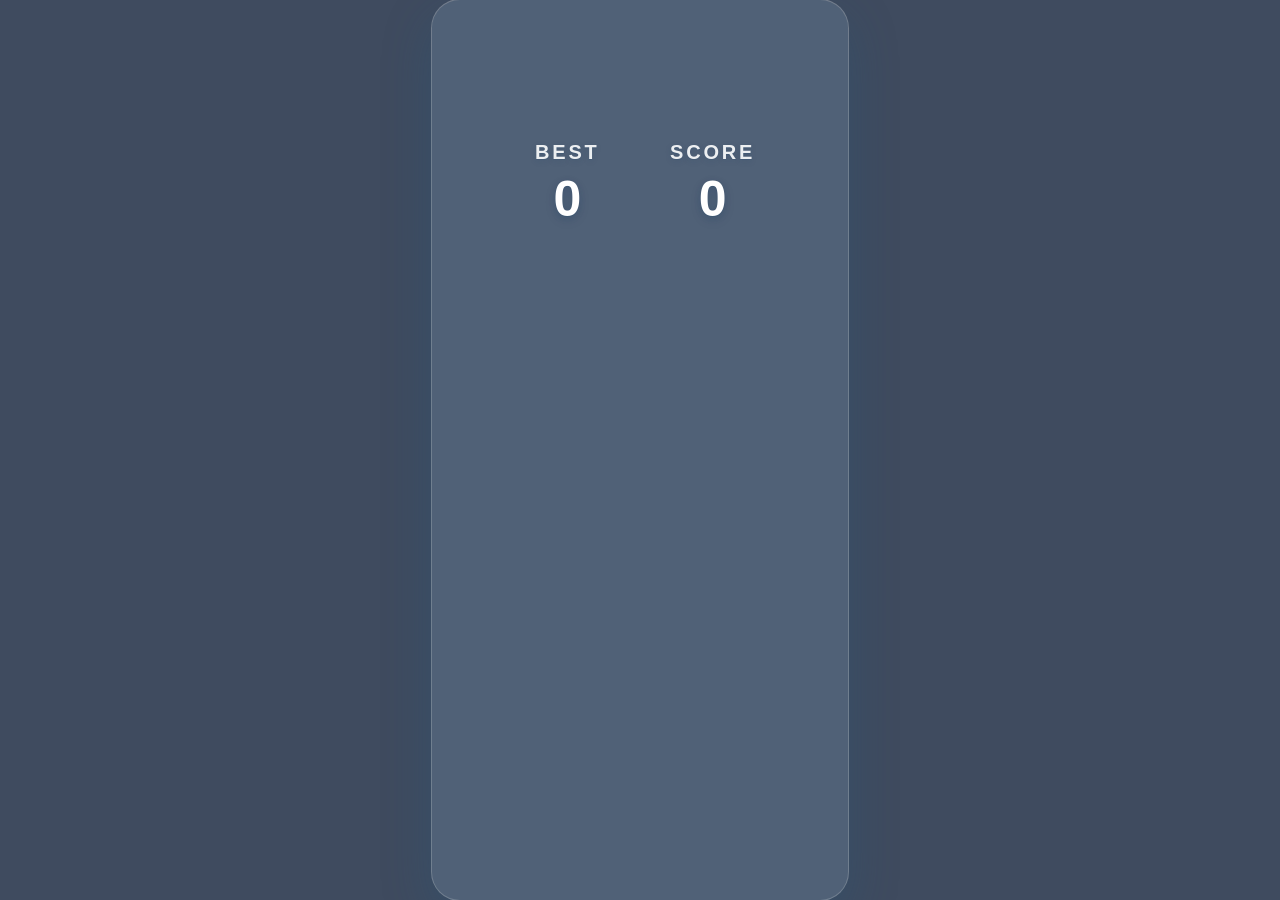
<file: index.html>
<!DOCTYPE html>
<html lang="zh-CN">
  <head>
    <meta charset="UTF-8" />
    <meta
      name="viewport"
      content="width=device-width, initial-scale=1, minimum-scale=1, maximum-scale=1, user-scalable=no, viewport-fit=cover"
    />
    <meta name="mobile-web-app-capable" content="yes" />
    <meta name="apple-mobile-web-app-capable" content="yes" />
    <meta name="apple-mobile-web-app-status-bar-style" content="black-translucent" />
    <meta name="format-detection" content="telephone=no" />
    <title>Puzzle Clear</title>
    <link rel="stylesheet" href="/src/style.css" />
  </head>
  <body>
    <div id="letterbox">
      <div id="phone-frame">
        <div id="stage" aria-hidden="true"></div>
        <div id="hud">
          <header class="game-header">
            <!-- 顶栏在 safe-top 之下，避开 Dynamic Island -->
            <div class="top-bar">
              <div class="hud-stat hud-best" aria-label="best score">
                <span class="hud-label">BEST</span>
                <span class="hud-value" data-best-score>0</span>
              </div>
              <div class="hud-stat hud-score" aria-label="current score">
                <span class="hud-label">SCORE</span>
                <span class="hud-value main-score" data-game-score>0</span>
              </div>
            </div>
            <p id="status" class="status status-debug" hidden></p>
            <p class="phase" data-game-phase hidden>M2</p>
          </header>
        </div>

        <div class="level-editor" data-level-editor hidden>
          <div class="level-editor-title">Editor</div>
          <div class="level-editor-actions">
            <button type="button" data-editor-copy>Copy Mask</button>
            <button type="button" data-editor-clear>Clear</button>
            <button type="button" data-editor-fill>Fill</button>
          </div>
          <textarea data-editor-mask spellcheck="false" readonly></textarea>
        </div>

        <!-- 死亡开场闪红（盖住盘面，不挡结算） -->
        <div class="death-flash" data-death-flash aria-hidden="true"></div>

        <!-- 全屏结算：盖住 stage + hud -->
        <div class="game-over" data-game-over hidden aria-hidden="true">
          <div class="game-over-inner">
            <div class="game-over-copy">
              <p class="game-over-title">Puzzle Clear</p>
              <p class="game-over-score-label">Level</p>
              <p class="game-over-score">
                <span data-final-score>0</span>
              </p>
            </div>
            <button type="button" class="restart-btn" data-restart>Restart</button>
          </div>
        </div>
      </div>
    </div>
    <script type="module" src="/src/main.js"></script>
  </body>
</html>
</file>
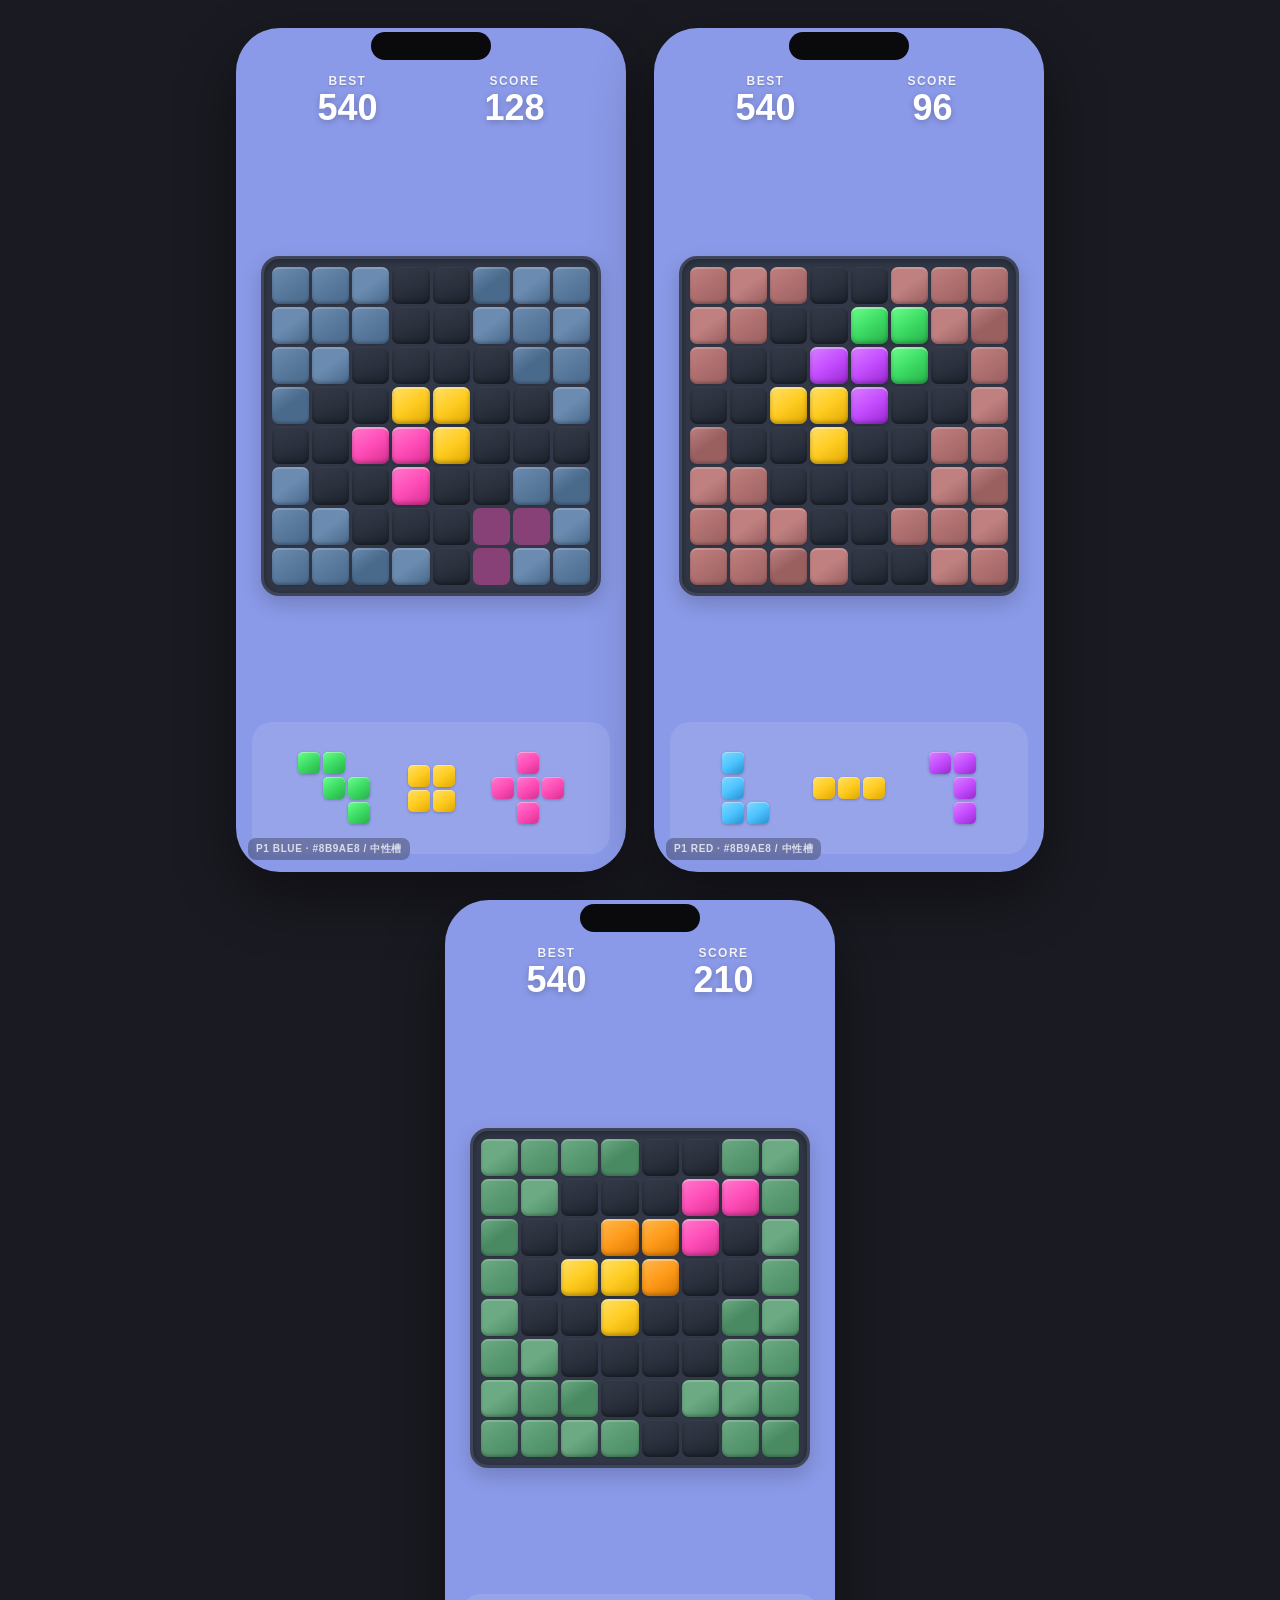
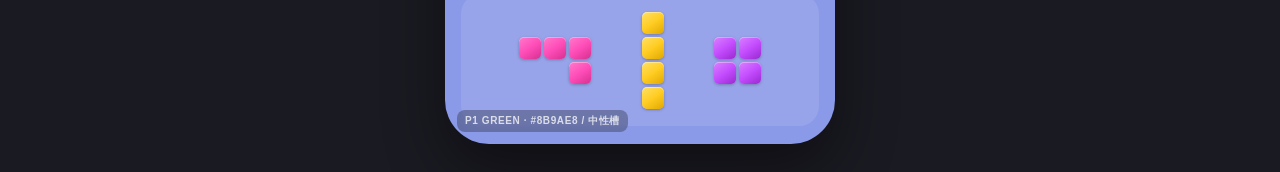
<file: docs/color-research/mocks/p1-still.html>
<!DOCTYPE html>
<html lang="zh-CN">
<head>
<meta charset="utf-8" />
<meta name="viewport" content="width=device-width, initial-scale=1" />
<title>P1 Still · Color Research</title>
<style>
  * { box-sizing: border-box; margin: 0; padding: 0; }
  body {
    background: #1a1a22;
    font-family: -apple-system, BlinkMacSystemFont, "SF Pro Display", "Segoe UI", sans-serif;
    display: flex;
    flex-wrap: wrap;
    gap: 28px;
    padding: 28px;
    align-items: flex-start;
    justify-content: center;
  }
  .phone {
    width: 390px;
    height: 844px;
    border-radius: 44px;
    overflow: hidden;
    position: relative;
    box-shadow: 0 24px 60px rgba(0,0,0,.45);
    flex-shrink: 0;
  }
  .phone.shot-target { /* single export class via ?v= */ }
  .shell {
    width: 100%;
    height: 100%;
    background: var(--shell);
    display: flex;
    flex-direction: column;
    padding: 0 16px 18px;
  }
  .island {
    height: 36px;
    display: flex;
    justify-content: center;
    align-items: flex-end;
    padding-bottom: 4px;
  }
  .island-pill {
    width: 120px;
    height: 28px;
    background: #0a0a0c;
    border-radius: 20px;
  }
  .hud {
    display: grid;
    grid-template-columns: 1fr 1fr;
    gap: 12px;
    padding: 10px 18px 6px;
    text-align: center;
    color: #fff;
  }
  .hud .label {
    font-size: 12px;
    letter-spacing: .12em;
    opacity: .88;
    font-weight: 600;
    text-shadow: 0 1px 2px rgba(0,0,0,.25);
  }
  .hud .val {
    font-size: 36px;
    font-weight: 700;
    line-height: 1.1;
    text-shadow: 0 2px 6px rgba(0,0,0,.22);
  }
  .board-wrap {
    flex: 1;
    display: flex;
    align-items: center;
    justify-content: center;
    min-height: 0;
    padding: 8px 4px 4px;
  }
  .board {
    width: 100%;
    max-width: 340px;
    aspect-ratio: 1;
    background: var(--board-fill);
    border: 3px solid var(--board-frame);
    border-radius: 18px;
    padding: 8px;
    display: grid;
    grid-template-columns: repeat(8, 1fr);
    grid-template-rows: repeat(8, 1fr);
    gap: 3px;
    box-shadow:
      inset 0 2px 8px rgba(0,0,0,.35),
      0 8px 20px rgba(0,0,0,.18);
  }
  .cell {
    border-radius: 7px;
    position: relative;
    min-width: 0;
    min-height: 0;
  }
  .cell.empty {
    background: linear-gradient(160deg, var(--empty-inner) 0%, var(--empty) 55%, var(--empty-stroke) 100%);
    box-shadow:
      inset 0 1px 0 rgba(255,255,255,.04),
      inset 0 -2px 4px rgba(0,0,0,.35);
  }
  .cell.prefill {
    background: linear-gradient(145deg, var(--pf-hi) 0%, var(--pf) 48%, var(--pf-lo) 100%);
    box-shadow:
      inset 0 2px 0 rgba(255,255,255,.18),
      inset 0 -2px 3px rgba(0,0,0,.22),
      0 1px 2px rgba(0,0,0,.15);
  }
  .cell.piece {
    background: linear-gradient(145deg, var(--p-hi) 0%, var(--p) 50%, var(--p-lo) 100%);
    box-shadow:
      inset 0 2px 0 rgba(255,255,255,.35),
      inset 0 -2px 4px rgba(0,0,0,.28),
      0 2px 4px rgba(0,0,0,.2);
  }
  .cell.ghost {
    background: var(--ghost);
    opacity: 0.42;
    box-shadow: none;
  }
  .dock {
    margin-top: 8px;
    height: 132px;
    border-radius: 20px;
    background: rgba(255,255,255,0.10);
    display: flex;
    align-items: center;
    justify-content: space-evenly;
    padding: 10px 8px;
  }
  .tray-piece {
    display: grid;
    gap: 3px;
    transform-origin: center;
  }
  .tray-piece .b {
    width: 22px;
    height: 22px;
    border-radius: 5px;
    background: linear-gradient(145deg, var(--p-hi) 0%, var(--p) 50%, var(--p-lo) 100%);
    box-shadow:
      inset 0 1px 0 rgba(255,255,255,.35),
      0 1px 3px rgba(0,0,0,.25);
  }
  .tag {
    position: absolute;
    left: 12px;
    bottom: 12px;
    font-size: 10px;
    font-weight: 700;
    letter-spacing: .06em;
    color: rgba(255,255,255,.75);
    background: rgba(0,0,0,.28);
    padding: 4px 8px;
    border-radius: 8px;
    backdrop-filter: blur(4px);
  }
  .caption {
    position: absolute;
    left: 0; right: 0; bottom: -36px;
    text-align: center;
    color: #c8c8d4;
    font-size: 13px;
    font-weight: 600;
  }
  body.export-one { background: transparent; padding: 0; gap: 0; }
  body.export-one .phone:not(.active) { display: none; }
  body.export-one .phone.active { box-shadow: none; border-radius: 0; }
  body.export-one .caption { display: none; }
</style>
</head>
<body>
<script>
/** P1 palette from STAGE3-P1-HEX-DRAFT.md */
const P1 = {
  shell: '#8B9AE8',
  boardFrame: '#3E4558',
  boardFill: '#323848',
  empty: '#2A303C',
  emptyStroke: '#1C222C',
  emptyInner: '#343A48',
  ghost: 'rgba(255,255,255,0.42)',
  pieces: {
    yellow: { p: '#FFCC22', hi: '#FFE066', lo: '#E0A800' },
    pink:   { p: '#FF4DB8', hi: '#FF7ACC', lo: '#D63090' },
    green:  { p: '#3DDC64', hi: '#6BFF8A', lo: '#28B04A' },
    orange: { p: '#FF9A1A', hi: '#FFB84D', lo: '#D87800' },
    purple: { p: '#C44DFF', hi: '#D980FF', lo: '#9A28D0' },
    red:    { p: '#FF3B4A', hi: '#FF6B76', lo: '#D02030' },
    cyan:   { p: '#4DC4FF', hi: '#80D8FF', lo: '#2890D0' },
    blue:   { p: '#4D7AFF', hi: '#7A9CFF', lo: '#2850D0' },
  },
  prefill: {
    blue:  { mid: '#5A7A9E', hi: '#6B8BB0', lo: '#4A6A8C' },
    red:   { mid: '#B07070', hi: '#C08080', lo: '#9A6060' },
    green: { mid: '#5A9A72', hi: '#6BAA82', lo: '#4A8A62' },
  },
};

// Board layouts: 0 empty, 1–3 prefill shades, 'Y'|'P'|'G'|'O'|'U'|'R' placed pieces, 'g' ghost
// Blue prefill half-board + placed candy (ban blue/cyan) + ghost preview
const LAYOUTS = {
  blue: {
    label: 'P1 · 蓝预填',
    tag: 'P1 BLUE',
    score: 128,
    best: 540,
    // 8 rows of 8
    board: [
      ['1','1','2','0','0','3','2','1'],
      ['2','1','1','0','0','2','1','2'],
      ['1','2','0','0','0','0','3','1'],
      ['3','0','0','Y','Y','0','0','2'],
      ['0','0','P','P','Y','0','0','0'],
      ['2','0','0','P','0','0','1','3'],
      ['1','2','0','0','0','g','g','2'],
      ['1','1','3','2','0','g','2','1'],
    ],
    tray: [
      { shape: [[1,1,0],[0,1,1],[0,0,1]], color: 'green' },
      { shape: [[1,1],[1,1]], color: 'yellow' },
      { shape: [[0,1,0],[1,1,1],[0,1,0]], color: 'pink' },
    ],
  },
  red: {
    label: 'P1 · 红预填',
    tag: 'P1 RED',
    score: 96,
    best: 540,
    board: [
      ['1','2','1','0','0','2','1','1'],
      ['2','1','0','0','G','G','2','3'],
      ['1','0','0','U','U','G','0','1'],
      ['0','0','Y','Y','U','0','0','2'],
      ['3','0','0','Y','0','0','1','1'],
      ['2','1','0','0','0','0','2','3'],
      ['1','2','2','0','0','1','1','2'],
      ['1','1','3','2','0','0','2','1'],
    ],
    tray: [
      { shape: [[1,0],[1,0],[1,1]], color: 'cyan' },
      { shape: [[1,1,1]], color: 'yellow' },
      { shape: [[1,1],[0,1],[0,1]], color: 'purple' },
    ],
  },
  green: {
    label: 'P1 · 绿预填',
    tag: 'P1 GREEN',
    score: 210,
    best: 540,
    board: [
      ['2','1','1','3','0','0','1','2'],
      ['1','2','0','0','0','P','P','1'],
      ['3','0','0','O','O','P','0','2'],
      ['1','0','Y','Y','O','0','0','1'],
      ['2','0','0','Y','0','0','3','2'],
      ['1','2','0','0','0','0','1','1'],
      ['2','1','3','0','0','2','2','1'],
      ['1','1','2','1','0','0','1','3'],
    ],
    tray: [
      { shape: [[1,1,1],[0,0,1]], color: 'pink' },
      { shape: [[1],[1],[1],[1]], color: 'yellow' },
      { shape: [[1,1],[1,1]], color: 'purple' },
    ],
  },
};

function shadeVars(family) {
  const pf = P1.prefill[family];
  return {
    '--shell': P1.shell,
    '--board-frame': P1.boardFrame,
    '--board-fill': P1.boardFill,
    '--empty': P1.empty,
    '--empty-stroke': P1.emptyStroke,
    '--empty-inner': P1.emptyInner,
    '--pf': pf.mid,
    '--pf-hi': pf.hi,
    '--pf-lo': pf.lo,
  };
}

function pieceStyle(key) {
  const c = P1.pieces[key];
  return `--p:${c.p};--p-hi:${c.hi};--p-lo:${c.lo}`;
}

const pieceMap = { Y: 'yellow', P: 'pink', G: 'green', O: 'orange', U: 'purple', R: 'red', C: 'cyan', B: 'blue' };

function renderPhone(family, layout) {
  const phone = document.createElement('div');
  phone.className = 'phone';
  phone.dataset.v = family;
  Object.entries(shadeVars(family)).forEach(([k,v]) => phone.style.setProperty(k, v));

  const shell = document.createElement('div');
  shell.className = 'shell';

  shell.innerHTML = `
    <div class="island"><div class="island-pill"></div></div>
    <div class="hud">
      <div><div class="label">BEST</div><div class="val">${layout.best}</div></div>
      <div><div class="label">SCORE</div><div class="val">${layout.score}</div></div>
    </div>
  `;

  const wrap = document.createElement('div');
  wrap.className = 'board-wrap';
  const board = document.createElement('div');
  board.className = 'board';

  for (const row of layout.board) {
    for (const cell of row) {
      const el = document.createElement('div');
      el.className = 'cell';
      if (cell === '0') {
        el.classList.add('empty');
      } else if (cell === 'g') {
        el.classList.add('ghost');
        el.style.background = P1.pieces.pink.p; // ghost of pink piece
      } else if (pieceMap[cell]) {
        el.classList.add('piece');
        el.setAttribute('style', pieceStyle(pieceMap[cell]));
      } else {
        // prefill shade 1/2/3
        el.classList.add('prefill');
        const pf = P1.prefill[family];
        const map = { '1': pf.mid, '2': pf.hi, '3': pf.lo };
        const base = map[cell] || pf.mid;
        // slight per-cell variation already via 1/2/3
        el.style.setProperty('--pf', base);
        el.style.setProperty('--pf-hi', pf.hi);
        el.style.setProperty('--pf-lo', pf.lo);
        if (cell === '2') {
          el.style.setProperty('--pf', pf.hi);
        } else if (cell === '3') {
          el.style.setProperty('--pf', pf.lo);
        }
      }
      board.appendChild(el);
    }
  }
  wrap.appendChild(board);
  shell.appendChild(wrap);

  const dock = document.createElement('div');
  dock.className = 'dock';
  for (const tp of layout.tray) {
    const grid = document.createElement('div');
    grid.className = 'tray-piece';
    const rows = tp.shape.length;
    const cols = Math.max(...tp.shape.map(r => r.length));
    grid.style.gridTemplateColumns = `repeat(${cols}, 22px)`;
    grid.style.gridTemplateRows = `repeat(${rows}, 22px)`;
    grid.setAttribute('style', grid.getAttribute('style') + ';' + pieceStyle(tp.color));
    // fix: setAttribute overwrites - redo
    grid.style.cssText = `display:grid;gap:3px;grid-template-columns:repeat(${cols},22px);grid-template-rows:repeat(${rows},22px);${pieceStyle(tp.color)}`;
    for (let r = 0; r < rows; r++) {
      for (let c = 0; c < cols; c++) {
        const b = document.createElement('div');
        if (tp.shape[r][c]) {
          b.className = 'b';
        } else {
          b.style.visibility = 'hidden';
          b.className = 'b';
        }
        grid.appendChild(b);
      }
    }
    dock.appendChild(grid);
  }
  shell.appendChild(dock);

  const tag = document.createElement('div');
  tag.className = 'tag';
  tag.textContent = layout.tag + ' · #8B9AE8 / 中性槽';
  shell.appendChild(tag);

  phone.appendChild(shell);

  const cap = document.createElement('div');
  cap.className = 'caption';
  cap.textContent = layout.label + ' · 静帧草案（未合 defaults）';
  phone.appendChild(cap);

  return phone;
}

const params = new URLSearchParams(location.search);
const only = params.get('v'); // blue | red | green
const exportOne = params.get('export') === '1';

if (exportOne) document.body.classList.add('export-one');

for (const [fam, layout] of Object.entries(LAYOUTS)) {
  if (only && only !== fam) continue;
  const phone = renderPhone(fam, layout);
  if (only === fam || (!only && exportOne && fam === 'blue')) phone.classList.add('active');
  if (exportOne) phone.classList.add('active');
  document.body.appendChild(phone);
}

if (exportOne && only) {
  document.querySelectorAll('.phone').forEach(p => {
    if (p.dataset.v === only) p.classList.add('active');
    else p.classList.remove('active');
  });
}
</script>
</body>
</html>
</file>
<file: src/style.css>
:root {
  color-scheme: light;
  font-family: -apple-system, BlinkMacSystemFont, 'SF Pro Text', 'Segoe UI', sans-serif;
  /* Design phone (logical points). Keep in sync with src/viewport.js */
  --design-w: 393;
  --design-h: 852;
  /* 沉稳蓝灰糖果壳 */
  --letterbox-bg: #3f4b5f;
  --frame-bg: #506177;
  --frame-radius: 28px;
  --wood-light: #8ec5f0;
  --wood-mid: #6ec4f0;
  --wood-dark: #5ab4e6;
  --score-cream: #ffffff;
  --hud-label: rgba(255, 255, 255, 0.9);
  --hud-value: #ffffff;

  /**
   * Safe area (Dynamic Island / home indicator).
   * Desktop letterbox uses simulated iPhone Pro insets so layout matches device.
   * Native overrides with env(safe-area-inset-*) after contentInset: never.
   */
  --safe-top: 59px;
  --safe-right: 0px;
  --safe-bottom: 34px;
  --safe-left: 0px;
  /* Extra breathing room under island / above home bar */
  --ui-pad-top: 8px;
  --ui-pad-x: 14px;
  --ui-pad-bottom: 10px;
}

*,
*::before,
*::after {
  box-sizing: border-box;
  /* 默认禁止选择 / 长按 callout（iOS 放大镜） */
  -webkit-user-select: none;
  user-select: none;
  -webkit-touch-callout: none;
  -webkit-user-drag: none;
  -webkit-tap-highlight-color: transparent;
}

html,
body {
  margin: 0;
  width: 100%;
  height: 100%;
  min-height: 100%;
  min-height: 100dvh;
  min-height: -webkit-fill-available;
  overflow: hidden;
  overscroll-behavior: none;
  background: var(--letterbox-bg);
  touch-action: none;
  -webkit-user-select: none;
  user-select: none;
  -webkit-touch-callout: none;
  -webkit-tap-highlight-color: transparent;
  -webkit-text-size-adjust: 100%;
  text-size-adjust: 100%;
}

/* 游戏壳：禁止系统长按放大镜 / 选择 / 拖拽 / 滑动橡皮筋 */
#letterbox,
#phone-frame,
#stage,
#stage canvas,
#hud,
#hud *,
.game-header,
.main-score,
.best-score,
.death-flash,
.game-over {
  touch-action: none;
  -webkit-user-select: none !important;
  user-select: none !important;
  -webkit-touch-callout: none !important;
  -webkit-user-drag: none;
  user-drag: none;
  -webkit-tap-highlight-color: transparent;
}

/* 调参 / 表单仍可操作文本 */
input,
textarea,
[contenteditable='true'] {
  -webkit-user-select: text;
  user-select: text;
  -webkit-touch-callout: default;
  touch-action: manipulation;
}

#stage canvas {
  touch-action: none;
  outline: none;
  -webkit-touch-callout: none;
}

/* —— Desktop letterbox: contain 393:852 phone frame —— */
#letterbox {
  width: 100vw;
  height: 100dvh;
  min-height: 100%;
  min-height: -webkit-fill-available;
  display: flex;
  align-items: center;
  justify-content: center;
  background: var(--letterbox-bg);
  position: relative;
  overflow: hidden;
}

#phone-frame {
  aspect-ratio: 393 / 852;
  width: min(100vw, calc(100dvh * 393 / 852));
  height: min(100dvh, calc(100vw * 852 / 393));
  max-width: 100vw;
  max-height: 100dvh;
  position: relative;
  flex-shrink: 0;
  overflow: hidden;
  background: var(--frame-bg);
  border-radius: var(--frame-radius);
  box-shadow:
    0 0 0 1px rgba(255, 255, 255, 0.28),
    0 18px 50px rgba(30, 90, 130, 0.28);
}

/* Stage hosts the WebGPU canvas; full-bleed under island is OK (3D only) */
#stage {
  position: absolute;
  inset: 0;
  width: 100%;
  height: 100%;
  overflow: hidden;
}

#stage canvas {
  display: block;
  width: 100% !important;
  height: 100% !important;
  outline: none;
  touch-action: none;
}

/**
 * HUD / interactive UI must stay in the safe rect.
 * Top padding clears Dynamic Island + status bar.
 * Bottom padding clears home indicator.
 */
#hud {
  position: absolute;
  inset: 0;
  z-index: 10;
  pointer-events: none;
  display: flex;
  flex-direction: column;
  justify-content: space-between;
  padding-top: calc(var(--safe-top) + var(--ui-pad-top));
  padding-right: calc(var(--safe-right) + var(--ui-pad-x));
  padding-bottom: calc(var(--safe-bottom) + var(--ui-pad-bottom));
  padding-left: calc(var(--safe-left) + var(--ui-pad-x));
}

/* Optional guide: only when body has .debug-safe-area */
body.debug-safe-area #hud::before {
  content: '';
  pointer-events: none;
  position: absolute;
  left: var(--safe-left);
  right: var(--safe-right);
  top: var(--safe-top);
  bottom: var(--safe-bottom);
  border: 1px dashed rgba(56, 189, 248, 0.45);
  border-radius: 12px;
  z-index: 0;
}

/* —— Native iOS App: full screen + real safe-area env (Dynamic Island) —— */
html.native-app,
body.native-app {
  background: var(--frame-bg);
  /* Legacy iOS first, then modern env() overrides */
  --safe-top: constant(safe-area-inset-top);
  --safe-right: constant(safe-area-inset-right);
  --safe-bottom: constant(safe-area-inset-bottom);
  --safe-left: constant(safe-area-inset-left);
  --safe-top: env(safe-area-inset-top, 0px);
  --safe-right: env(safe-area-inset-right, 0px);
  --safe-bottom: env(safe-area-inset-bottom, 0px);
  --safe-left: env(safe-area-inset-left, 0px);
}

body.native-app #letterbox {
  background: var(--frame-bg);
  width: 100%;
  height: 100%;
}

body.native-app #phone-frame {
  border-radius: 0;
  box-shadow: none;
  max-width: none;
  max-height: none;
}

header {
  position: relative;
  z-index: 1;
  /* Title block never sits under the island */
  min-height: 0;
}

.game-header {
  pointer-events: none;
  display: flex;
  flex-direction: column;
  align-items: stretch;
}

/**
 * 顶栏 BEST / SCORE（位置字号由 --hud-* CSS 变量 + hud-panel 调）
 */
.top-bar {
  display: grid;
  grid-template-columns: 1fr 1fr;
  align-items: start;
  width: 100%;
  box-sizing: border-box;
  min-height: 64px;
  padding-top: var(--hud-pad-top, 40px);
  padding-left: var(--hud-inset-x, 13.5%);
  padding-right: var(--hud-inset-x, 13.5%);
  column-gap: 8px;
  transform: translate(
    var(--hud-offset-x, 0px),
    var(--hud-offset-y, 34px)
  );
}

.hud-stat {
  display: flex;
  flex-direction: column;
  align-items: center;
  gap: var(--hud-gap, 9px);
  pointer-events: none;
  width: 100%;
  max-width: 140px;
}

.hud-best {
  justify-self: start;
  align-items: center;
  transform: translateX(var(--hud-best-nudge-x, 0px));
}

.hud-score {
  justify-self: end;
  align-items: center;
  transform: translateX(var(--hud-score-nudge-x, 0px));
}

.hud-label {
  font-size: var(--hud-label-font, 20px);
  font-weight: 700;
  letter-spacing: 0.14em;
  text-transform: uppercase;
  color: var(--hud-label, rgba(255, 255, 255, 0.92));
  text-shadow:
    0 1px 0 rgba(40, 80, 120, 0.2),
    0 2px 6px rgba(30, 60, 100, 0.18);
  line-height: 1.15;
}

.hud-value,
.main-score {
  font-size: var(--hud-value-font, var(--ui-score-font, 50px));
  font-weight: 800;
  letter-spacing: 0;
  color: var(--hud-value, #ffffff);
  font-variant-numeric: tabular-nums;
  text-shadow:
    0 1px 0 rgba(40, 80, 120, 0.22),
    0 2px 6px rgba(30, 60, 100, 0.18),
    0 4px 12px rgba(20, 50, 90, 0.12);
  line-height: 1.05;
}

body.native-app .top-bar {
  min-height: 60px;
}

.status {
  margin: 8px 0 0;
  font-size: 11px;
  line-height: 1.35;
  opacity: 0.75;
  white-space: pre-wrap;
  color: rgba(255, 255, 255, 0.85);
}

.status-debug[hidden],
.phase[hidden] {
  display: none !important;
}

.phase {
  margin: 4px 0 0;
  font-size: 11px;
  opacity: 0.5;
  color: rgba(255, 255, 255, 0.65);
}

.level-editor {
  position: absolute;
  left: calc(var(--safe-left) + 12px);
  right: calc(var(--safe-right) + 12px);
  bottom: calc(var(--safe-bottom) + 10px);
  z-index: 44;
  display: grid;
  grid-template-columns: auto 1fr;
  gap: 8px 10px;
  align-items: center;
  padding: 10px;
  border-radius: 8px;
  background: rgba(20, 18, 38, 0.78);
  border: 1px solid rgba(255, 255, 255, 0.18);
  backdrop-filter: blur(10px);
  -webkit-backdrop-filter: blur(10px);
  color: #fff;
  pointer-events: auto;
}

.level-editor[hidden] {
  display: none !important;
}

.level-editor-title {
  font-size: 13px;
  font-weight: 800;
}

.level-editor-actions {
  display: flex;
  justify-content: flex-end;
  gap: 6px;
}

.level-editor button {
  appearance: none;
  border: 0;
  border-radius: 6px;
  padding: 7px 9px;
  background: #ffffff;
  color: #2b254f;
  font-size: 12px;
  font-weight: 800;
}

.level-editor textarea {
  grid-column: 1 / -1;
  width: 100%;
  height: 84px;
  resize: none;
  box-sizing: border-box;
  border: 0;
  border-radius: 6px;
  padding: 8px;
  background: rgba(255, 255, 255, 0.92);
  color: #1d1a2d;
  font: 12px/1.2 ui-monospace, SFMono-Regular, Menlo, Consolas, monospace;
  letter-spacing: 0;
}

/* 死亡开场：全屏闪红两次（柔和淡入淡出） */
.death-flash {
  position: absolute;
  inset: 0;
  z-index: 45;
  pointer-events: none;
  background: rgba(220, 40, 55, 0.58);
  opacity: 0;
  visibility: hidden;
}

.death-flash.is-active {
  visibility: visible;
  /* 与 FEEL_DEATH_FLASH_MS = 600 对齐 */
  animation: death-flash-twice 0.6s ease-in-out forwards;
}

@keyframes death-flash-twice {
  /* 第一次：缓入 → 峰值 → 缓出 */
  0% {
    opacity: 0;
  }
  12% {
    opacity: 0.35;
  }
  22% {
    opacity: 0.72;
  }
  32% {
    opacity: 0.28;
  }
  42% {
    opacity: 0;
  }
  /* 短间隔 */
  48% {
    opacity: 0;
  }
  /* 第二次 */
  58% {
    opacity: 0.3;
  }
  68% {
    opacity: 0.68;
  }
  80% {
    opacity: 0.22;
  }
  92% {
    opacity: 0;
  }
  100% {
    opacity: 0;
  }
}

/* Game over — 全屏结算（盖住整个 phone-frame） */
.game-over {
  position: absolute;
  inset: 0;
  z-index: 50;
  display: flex;
  flex-direction: column;
  align-items: center;
  justify-content: space-between;
  pointer-events: auto;
  /* 半透明天蓝底，透出下方盘面 */
  background: linear-gradient(
    180deg,
    rgba(90, 180, 230, 0.82) 0%,
    rgba(70, 160, 210, 0.86) 42%,
    rgba(50, 130, 180, 0.9) 100%
  );
  backdrop-filter: blur(10px);
  -webkit-backdrop-filter: blur(10px);
  opacity: 0;
  transition: opacity 0.35s ease;
  padding-top: calc(var(--safe-top) + var(--ui-pad-top) + 20px);
  padding-right: calc(var(--safe-right) + var(--ui-pad-x));
  padding-bottom: calc(var(--safe-bottom) + var(--ui-pad-bottom) + 20px);
  padding-left: calc(var(--safe-left) + var(--ui-pad-x));
}

.game-over.is-visible {
  opacity: 1;
}

.game-over[hidden] {
  display: none !important;
}

.game-over-inner {
  width: 100%;
  max-width: 100%;
  flex: 1;
  display: flex;
  flex-direction: column;
  align-items: center;
  /* 与拉开间距时一致：居中成组，按钮锚在原位置 */
  justify-content: center;
  text-align: center;
  min-height: 0;
  gap: 340px;
  transform: translateY(12px);
  opacity: 0.9;
  transition:
    transform 0.4s cubic-bezier(0.22, 1, 0.36, 1),
    opacity 0.35s ease;
}

.game-over.is-visible .game-over-inner {
  transform: translateY(0);
  opacity: 1;
}

/* 仅文字上移，不带动按钮 */
.game-over-copy {
  display: flex;
  flex-direction: column;
  align-items: center;
  margin-top: -26%;
  /* 相对原拉开布局再上移一截 */
  transform: translateY(-72px);
  flex-shrink: 0;
}

.game-over-title {
  margin: 0 0 22px;
  font-size: clamp(28px, 8vw, 36px);
  font-weight: 800;
  letter-spacing: 0.02em;
  color: #ffffff;
  text-shadow: 0 4px 24px rgba(0, 0, 0, 0.35);
}

.game-over-score-label {
  margin: 0 0 8px;
  font-size: 15px;
  font-weight: 600;
  letter-spacing: 0.08em;
  text-transform: uppercase;
  color: rgba(255, 255, 255, 0.55);
}

.game-over-score {
  margin: 0;
  font-size: 0;
  color: #ffffff;
}

.game-over-score span {
  display: inline-block;
  font-weight: 800;
  font-size: clamp(48px, 14vw, 72px);
  line-height: 1.05;
  color: #ffffff;
  font-variant-numeric: tabular-nums;
  text-shadow: 0 6px 28px rgba(0, 0, 0, 0.3);
}

/* 按钮贴底 */
.restart-btn {
  appearance: none;
  border: 0;
  border-radius: 999px;
  padding: 16px 40px;
  min-height: 52px;
  min-width: min(280px, 78%);
  /* 与「拉开一倍」时相同，保持按钮不动 */
  margin-top: 0;
  margin-bottom: -24%;
  flex-shrink: 0;
  background: linear-gradient(180deg, #ff9f43, #e85d04);
  color: #fff8e7;
  font-size: 17px;
  font-weight: 700;
  cursor: pointer;
  pointer-events: auto;
  box-shadow:
    0 4px 0 #a33c00,
    0 12px 32px rgba(0, 0, 0, 0.35);
}

.restart-btn:active {
  transform: scale(0.98);
  background: #e85d04;
}

header h1 {
  margin: 4px 0 0;
  font-size: 18px;
  font-weight: 700;
  letter-spacing: -0.02em;
  color: #f8fafc;
}

.eyebrow {
  margin: 0;
  font-size: 11px;
  letter-spacing: 0.08em;
  text-transform: uppercase;
  opacity: 0.65;
  color: #e2e8f0;
}



.panel {
  position: relative;
  z-index: 1;
  pointer-events: auto;
  background: rgba(15, 23, 42, 0.78);
  border: 1px solid rgba(148, 163, 184, 0.28);
  border-radius: 14px;
  padding: 12px;
  backdrop-filter: blur(10px);
  /* Keep above home indicator comfortably */
  margin-bottom: 0;
}

.panel-title {
  margin: 0 0 10px;
  font-size: 13px;
  font-weight: 600;
  color: #f1f5f9;
}

.row {
  display: flex;
  flex-wrap: wrap;
  gap: 8px;
}

button {
  appearance: none;
  border: 0;
  border-radius: 999px;
  padding: 10px 12px;
  min-height: 44px;
  background: #334155;
  color: #f8fafc;
  font-size: 13px;
  font-weight: 600;
}

button:active {
  transform: scale(0.98);
  background: #475569;
}

.log {
  margin: 10px 0 0;
  font: 11px/1.45 ui-monospace, SFMono-Regular, Menlo, monospace;
  opacity: 0.75;
  white-space: pre-wrap;
  color: #cbd5e1;
}

/* —— 设置：右上角入口 + 底部面板 —— */
.feel-panel {
  position: absolute;
  inset: 0;
  z-index: 40;
  pointer-events: none;
}

/* 设置齿轮：默认在分数行下；位置可由 HUD 面板调 --hud-gear-* */
.feel-panel-fab {
  pointer-events: auto;
  position: absolute;
  top: max(
    10px,
    calc(
      var(--safe-top, 0px) + var(--ui-pad-top, 8px) + var(--hud-gear-top-extra, 20px)
    )
  );
  right: max(8px, calc(var(--safe-right, 0px) + var(--hud-gear-right, 25px)));
  z-index: 3;
  display: inline-flex;
  align-items: center;
  justify-content: center;
  width: 36px;
  height: 36px;
  min-width: 36px;
  min-height: 36px;
  padding: 0;
  border: 1px solid rgba(255, 255, 255, 0.55);
  border-radius: 50%;
  background: rgba(255, 255, 255, 0.9);
  color: #3d7ea8;
  box-shadow: 0 2px 10px rgba(40, 110, 150, 0.18);
  backdrop-filter: blur(10px);
  -webkit-backdrop-filter: blur(10px);
  cursor: pointer;
  touch-action: manipulation;
  transition: background 0.15s ease, transform 0.1s ease, border-color 0.15s ease;
}

.feel-panel-fab-icon {
  display: block;
  pointer-events: none;
}

.feel-panel-fab:active {
  transform: scale(0.94);
  background: rgba(255, 255, 255, 0.95);
}

.feel-panel-fab.is-open {
  background: linear-gradient(180deg, #7c6cf0, #5b4bc4);
  border-color: rgba(255, 213, 74, 0.45);
}

.feel-panel-scrim {
  pointer-events: auto;
  position: absolute;
  inset: 0;
  z-index: 1;
  margin: 0;
  padding: 0;
  border: 0;
  background: rgba(10, 8, 28, 0.42);
  cursor: pointer;
  -webkit-tap-highlight-color: transparent;
}

.feel-panel-sheet {
  pointer-events: auto;
  position: absolute;
  left: 0;
  right: 0;
  bottom: 0;
  z-index: 2;
  max-height: min(78%, 620px);
  display: flex;
  flex-direction: column;
  background: rgba(30, 26, 70, 0.98);
  border-radius: 18px 18px 0 0;
  box-shadow: 0 -8px 32px rgba(0, 0, 0, 0.45);
  border-top: 1px solid rgba(123, 111, 224, 0.4);
  padding-bottom: max(10px, env(safe-area-inset-bottom, 0px));
  touch-action: pan-y;
}

.feel-panel-head {
  flex: 0 0 auto;
  display: flex;
  align-items: center;
  justify-content: space-between;
  gap: 10px;
  padding: 12px 14px 8px;
  border-bottom: 1px solid rgba(255, 248, 231, 0.08);
}

.feel-panel-title {
  font-size: 15px;
  font-weight: 700;
  color: #ffffff;
}

.feel-panel-head-actions {
  display: flex;
  gap: 8px;
}

.feel-panel-btn {
  appearance: none;
  border: 0;
  border-radius: 999px;
  min-height: 36px;
  padding: 6px 12px;
  font-size: 13px;
  font-weight: 600;
  background: rgba(255, 255, 255, 0.12);
  color: #ffffff;
  cursor: pointer;
  touch-action: manipulation;
}

.feel-panel-btn-primary {
  background: linear-gradient(180deg, #ff9f43, #e85d04);
  color: #ffffff;
}

/* 面板内手感预设区 */
.feel-preset-bar {
  flex: 0 0 auto;
  padding: 12px 14px 6px;
  border-bottom: 1px solid rgba(255, 248, 231, 0.06);
}

.feel-preset-label {
  font-size: 12px;
  font-weight: 700;
  letter-spacing: 0.04em;
  text-transform: uppercase;
  color: rgba(255, 248, 231, 0.55);
  margin-bottom: 8px;
}

.feel-preset-row {
  display: flex;
  gap: 10px;
}

.feel-preset-btn {
  appearance: none;
  flex: 1 1 0;
  border: 1px solid rgba(255, 255, 255, 0.18);
  border-radius: 12px;
  min-height: 44px;
  padding: 10px 12px;
  background: rgba(42, 36, 88, 0.88);
  color: #ffffff;
  font-size: 14px;
  font-weight: 700;
  cursor: pointer;
  touch-action: manipulation;
  transition: background 0.15s ease, transform 0.1s ease, border-color 0.15s ease;
}

.feel-preset-btn:active {
  transform: scale(0.98);
}

.feel-preset-btn.is-active {
  background: linear-gradient(180deg, #7c6cf0, #5b4bc4);
  border-color: rgba(255, 213, 74, 0.55);
  box-shadow: 0 0 0 1px rgba(255, 213, 74, 0.25);
}

.feel-preset-btn.is-saved {
  background: linear-gradient(180deg, #3dd68c, #1faa63);
  border-color: rgba(255, 255, 255, 0.35);
}

.feel-preset-hint {
  margin: 8px 0 0;
  font-size: 11px;
  line-height: 1.35;
  color: rgba(255, 248, 231, 0.42);
}

/* 推送难度三档（设置顶部） */
.feel-diff-bar {
  border-bottom: 1px solid rgba(255, 248, 231, 0.1);
  background: rgba(255, 159, 67, 0.06);
}

.feel-diff-bar .feel-preset-label {
  color: rgba(255, 213, 74, 0.9);
}

.feel-diff-btn {
  font-size: 15px;
}

.feel-diff-btn.is-active {
  background: linear-gradient(180deg, #ff9f43, #e85d04);
  border-color: rgba(255, 213, 74, 0.55);
  box-shadow: 0 0 0 1px rgba(255, 213, 74, 0.25);
  color: #fff;
}

.feel-panel-body {
  flex: 1 1 auto;
  overflow-y: auto;
  -webkit-overflow-scrolling: touch;
  padding: 8px 14px 16px;
  overscroll-behavior: contain;
}

.feel-panel-group {
  margin-bottom: 14px;
}

.feel-panel-group-title {
  margin: 10px 0 8px;
  font-size: 12px;
  font-weight: 700;
  letter-spacing: 0.04em;
  text-transform: uppercase;
  color: rgba(255, 248, 231, 0.55);
}

.feel-panel-row {
  display: block;
  margin-bottom: 12px;
}

.feel-panel-row-top {
  display: flex;
  justify-content: space-between;
  align-items: baseline;
  gap: 8px;
  margin-bottom: 4px;
}

.feel-panel-label {
  font-size: 13px;
  font-weight: 600;
  color: #ffffff;
}

.feel-panel-value {
  font-size: 12px;
  font-weight: 700;
  font-variant-numeric: tabular-nums;
  color: #ffd54a;
  min-width: 3.2em;
  text-align: right;
}

.feel-panel-range {
  width: 100%;
  height: 28px;
  margin: 0;
  accent-color: #ff8c3a;
  touch-action: none;
}

.feel-panel.is-collapsed .feel-panel-sheet,
.feel-panel.is-collapsed .feel-panel-scrim {
  display: none;
}

/* —— HUD 独立调参面板（左下角，不并入手感设置）—— */
.hud-panel {
  position: absolute;
  inset: 0;
  z-index: 44;
  pointer-events: none;
}

.hud-panel-fab {
  pointer-events: auto;
  position: absolute;
  left: max(10px, calc(var(--safe-left, 0px) + 10px));
  bottom: max(12px, calc(var(--safe-bottom, 0px) + 12px));
  z-index: 5;
  min-width: 48px;
  height: 36px;
  padding: 0 12px;
  border: 1px solid rgba(255, 255, 255, 0.55);
  border-radius: 18px;
  background: rgba(255, 255, 255, 0.92);
  color: #2f6f96;
  font-size: 13px;
  font-weight: 800;
  letter-spacing: 0.06em;
  box-shadow: 0 2px 12px rgba(40, 110, 150, 0.2);
  cursor: pointer;
  touch-action: manipulation;
}

.hud-panel-fab:active {
  transform: scale(0.96);
}

.hud-panel-scrim {
  pointer-events: auto;
  position: absolute;
  inset: 0;
  border: 0;
  margin: 0;
  padding: 0;
  background: rgba(20, 60, 90, 0.28);
  cursor: pointer;
}

.hud-panel-sheet {
  pointer-events: auto;
  position: absolute;
  left: 0;
  right: 0;
  bottom: 0;
  max-height: min(62%, 520px);
  display: flex;
  flex-direction: column;
  border-radius: 16px 16px 0 0;
  background: #f7fafc;
  box-shadow: 0 -8px 32px rgba(20, 60, 90, 0.22);
  padding-bottom: max(10px, var(--safe-bottom, 0px));
  color: #1e3a4a;
}

.hud-panel-head {
  display: flex;
  align-items: center;
  justify-content: space-between;
  gap: 10px;
  padding: 12px 14px 8px;
  border-bottom: 1px solid rgba(30, 80, 110, 0.1);
  flex-shrink: 0;
}

.hud-panel-title {
  font-size: 15px;
  font-weight: 800;
  letter-spacing: 0.02em;
}

.hud-panel-head-actions {
  display: flex;
  gap: 8px;
}

.hud-panel-btn {
  appearance: none;
  border: 1px solid rgba(30, 80, 110, 0.18);
  background: #fff;
  color: #2f6f96;
  border-radius: 10px;
  padding: 6px 12px;
  font-size: 13px;
  font-weight: 700;
  cursor: pointer;
  touch-action: manipulation;
}

.hud-panel-btn-primary {
  background: #3d9fd4;
  border-color: transparent;
  color: #fff;
}

.hud-panel-body {
  overflow: auto;
  -webkit-overflow-scrolling: touch;
  padding: 8px 14px 16px;
  overscroll-behavior: contain;
  touch-action: pan-y;
}

.hud-panel-group {
  margin-top: 10px;
}

.hud-panel-group-title {
  font-size: 12px;
  font-weight: 800;
  letter-spacing: 0.06em;
  text-transform: uppercase;
  color: rgba(30, 80, 110, 0.55);
  margin-bottom: 6px;
}

.hud-panel-row {
  margin-bottom: 10px;
}

.hud-panel-row-top {
  display: flex;
  justify-content: space-between;
  align-items: baseline;
  margin-bottom: 2px;
}

.hud-panel-label {
  font-size: 13px;
  font-weight: 600;
  color: #234556;
}

.hud-panel-value {
  font-size: 12px;
  font-weight: 700;
  font-variant-numeric: tabular-nums;
  color: #3d9fd4;
  min-width: 3.2em;
  text-align: right;
}

.hud-panel-range {
  width: 100%;
  height: 28px;
  margin: 0;
  accent-color: #3d9fd4;
  touch-action: none;
}

.hud-panel.is-collapsed .hud-panel-sheet,
.hud-panel.is-collapsed .hud-panel-scrim {
  display: none;
}

/* —— Tray 白底 dock 独立调参（左下，在 HUD 按钮上方）—— */
.tray-dock-panel {
  position: absolute;
  inset: 0;
  z-index: 45;
  pointer-events: none;
}

.tray-dock-panel-fab {
  pointer-events: auto;
  position: absolute;
  left: max(10px, calc(var(--safe-left, 0px) + 10px));
  bottom: max(56px, calc(var(--safe-bottom, 0px) + 56px));
  z-index: 5;
  min-width: 48px;
  height: 36px;
  padding: 0 12px;
  border: 1px solid rgba(255, 255, 255, 0.55);
  border-radius: 18px;
  background: rgba(255, 255, 255, 0.92);
  color: #2f6f96;
  font-size: 13px;
  font-weight: 800;
  letter-spacing: 0.04em;
  box-shadow: 0 2px 12px rgba(40, 110, 150, 0.2);
  cursor: pointer;
  touch-action: manipulation;
}

.tray-dock-panel-fab:active {
  transform: scale(0.96);
}

.tray-dock-panel-scrim {
  pointer-events: auto;
  position: absolute;
  inset: 0;
  border: 0;
  margin: 0;
  padding: 0;
  background: rgba(20, 60, 90, 0.28);
  cursor: pointer;
}

.tray-dock-panel-sheet {
  pointer-events: auto;
  position: absolute;
  left: 0;
  right: 0;
  bottom: 0;
  max-height: min(58%, 480px);
  display: flex;
  flex-direction: column;
  border-radius: 16px 16px 0 0;
  background: #f7fafc;
  box-shadow: 0 -8px 32px rgba(20, 60, 90, 0.22);
  padding-bottom: max(10px, var(--safe-bottom, 0px));
  color: #1e3a4a;
}

.tray-dock-panel-head {
  display: flex;
  align-items: center;
  justify-content: space-between;
  gap: 10px;
  padding: 12px 14px 8px;
  border-bottom: 1px solid rgba(30, 80, 110, 0.1);
  flex-shrink: 0;
}

.tray-dock-panel-title {
  font-size: 15px;
  font-weight: 800;
  letter-spacing: 0.02em;
}

.tray-dock-panel-head-actions {
  display: flex;
  gap: 8px;
}

.tray-dock-panel-btn {
  appearance: none;
  border: 1px solid rgba(30, 80, 110, 0.18);
  background: #fff;
  color: #2f6f96;
  border-radius: 10px;
  padding: 6px 12px;
  font-size: 13px;
  font-weight: 700;
  cursor: pointer;
  touch-action: manipulation;
}

.tray-dock-panel-btn-primary {
  background: #3d9fd4;
  border-color: transparent;
  color: #fff;
}

.tray-dock-panel-body {
  overflow: auto;
  -webkit-overflow-scrolling: touch;
  padding: 8px 14px 16px;
  overscroll-behavior: contain;
  touch-action: pan-y;
}

.tray-dock-panel-group {
  margin-top: 10px;
}

.tray-dock-panel-group-title {
  font-size: 12px;
  font-weight: 800;
  letter-spacing: 0.06em;
  text-transform: uppercase;
  color: rgba(30, 80, 110, 0.55);
  margin-bottom: 6px;
}

.tray-dock-panel-row {
  margin-bottom: 10px;
}

.tray-dock-panel-row-top {
  display: flex;
  justify-content: space-between;
  align-items: baseline;
  margin-bottom: 2px;
}

.tray-dock-panel-label {
  font-size: 13px;
  font-weight: 600;
  color: #234556;
}

.tray-dock-panel-value {
  font-size: 12px;
  font-weight: 700;
  font-variant-numeric: tabular-nums;
  color: #3d9fd4;
  min-width: 3.2em;
  text-align: right;
}

.tray-dock-panel-range {
  width: 100%;
  height: 28px;
  margin: 0;
  accent-color: #3d9fd4;
  touch-action: none;
}

.tray-dock-panel.is-collapsed .tray-dock-panel-sheet,
.tray-dock-panel.is-collapsed .tray-dock-panel-scrim {
  display: none;
}

/* —— Board 棋盘独立调参（左下第三钮）—— */
.board-panel {
  position: absolute;
  inset: 0;
  z-index: 46;
  pointer-events: none;
}

.board-panel-fab {
  pointer-events: auto;
  position: absolute;
  left: max(10px, calc(var(--safe-left, 0px) + 10px));
  bottom: max(100px, calc(var(--safe-bottom, 0px) + 100px));
  z-index: 5;
  min-width: 52px;
  height: 36px;
  padding: 0 12px;
  border: 1px solid rgba(255, 255, 255, 0.55);
  border-radius: 18px;
  background: rgba(255, 255, 255, 0.92);
  color: #2f6f96;
  font-size: 13px;
  font-weight: 800;
  letter-spacing: 0.02em;
  box-shadow: 0 2px 12px rgba(40, 110, 150, 0.2);
  cursor: pointer;
  touch-action: manipulation;
}

.board-panel-fab:active {
  transform: scale(0.96);
}

.board-panel-scrim {
  pointer-events: auto;
  position: absolute;
  inset: 0;
  border: 0;
  margin: 0;
  padding: 0;
  background: rgba(20, 60, 90, 0.28);
  cursor: pointer;
}

.board-panel-sheet {
  pointer-events: auto;
  position: absolute;
  left: 0;
  right: 0;
  bottom: 0;
  max-height: min(62%, 520px);
  display: flex;
  flex-direction: column;
  border-radius: 16px 16px 0 0;
  background: #f7fafc;
  box-shadow: 0 -8px 32px rgba(20, 60, 90, 0.22);
  padding-bottom: max(10px, var(--safe-bottom, 0px));
  color: #1e3a4a;
}

.board-panel-head {
  display: flex;
  align-items: center;
  justify-content: space-between;
  gap: 10px;
  padding: 12px 14px 8px;
  border-bottom: 1px solid rgba(30, 80, 110, 0.1);
  flex-shrink: 0;
}

.board-panel-title {
  font-size: 15px;
  font-weight: 800;
}

.board-panel-head-actions {
  display: flex;
  gap: 8px;
}

.board-panel-btn {
  appearance: none;
  border: 1px solid rgba(30, 80, 110, 0.18);
  background: #fff;
  color: #2f6f96;
  border-radius: 10px;
  padding: 6px 12px;
  font-size: 13px;
  font-weight: 700;
  cursor: pointer;
  touch-action: manipulation;
}

.board-panel-btn-primary {
  background: #3d9fd4;
  border-color: transparent;
  color: #fff;
}

.board-panel-body {
  overflow: auto;
  -webkit-overflow-scrolling: touch;
  padding: 8px 14px 16px;
  overscroll-behavior: contain;
  touch-action: pan-y;
}

.board-panel-group {
  margin-top: 10px;
}

.board-panel-group-title {
  font-size: 12px;
  font-weight: 800;
  letter-spacing: 0.06em;
  text-transform: uppercase;
  color: rgba(30, 80, 110, 0.55);
  margin-bottom: 6px;
}

.board-panel-row {
  margin-bottom: 10px;
}

.board-panel-row-top {
  display: flex;
  justify-content: space-between;
  align-items: baseline;
  margin-bottom: 2px;
}

.board-panel-label {
  font-size: 13px;
  font-weight: 600;
  color: #234556;
}

.board-panel-value {
  font-size: 12px;
  font-weight: 700;
  font-variant-numeric: tabular-nums;
  color: #3d9fd4;
  min-width: 3.2em;
  text-align: right;
}

.board-panel-range {
  width: 100%;
  height: 28px;
  margin: 0;
  accent-color: #3d9fd4;
  touch-action: none;
}

.board-panel.is-collapsed .board-panel-sheet,
.board-panel.is-collapsed .board-panel-scrim {
  display: none;
}

/* —— Piece 摆放物样式独立调参 —— */
.piece-panel {
  position: absolute;
  inset: 0;
  z-index: 47;
  pointer-events: none;
}

.piece-panel-fab {
  pointer-events: auto;
  position: absolute;
  left: max(10px, calc(var(--safe-left, 0px) + 10px));
  bottom: max(144px, calc(var(--safe-bottom, 0px) + 144px));
  z-index: 5;
  min-width: 52px;
  height: 36px;
  padding: 0 12px;
  border: 1px solid rgba(255, 255, 255, 0.55);
  border-radius: 18px;
  background: rgba(255, 255, 255, 0.92);
  color: #2f6f96;
  font-size: 13px;
  font-weight: 800;
  letter-spacing: 0.02em;
  box-shadow: 0 2px 12px rgba(40, 110, 150, 0.2);
  cursor: pointer;
  touch-action: manipulation;
}

.piece-panel-fab:active {
  transform: scale(0.96);
}

.piece-panel-scrim {
  pointer-events: auto;
  position: absolute;
  inset: 0;
  border: 0;
  margin: 0;
  padding: 0;
  background: rgba(20, 60, 90, 0.28);
  cursor: pointer;
}

.piece-panel-sheet {
  pointer-events: auto;
  position: absolute;
  left: 0;
  right: 0;
  bottom: 0;
  max-height: min(68%, 560px);
  display: flex;
  flex-direction: column;
  border-radius: 16px 16px 0 0;
  background: #f7fafc;
  box-shadow: 0 -8px 32px rgba(20, 60, 90, 0.22);
  padding-bottom: max(10px, var(--safe-bottom, 0px));
  color: #1e3a4a;
}

.piece-panel-head {
  display: flex;
  align-items: center;
  justify-content: space-between;
  gap: 10px;
  padding: 12px 14px 8px;
  border-bottom: 1px solid rgba(30, 80, 110, 0.1);
  flex-shrink: 0;
}

.piece-panel-title {
  font-size: 15px;
  font-weight: 800;
}

.piece-panel-head-actions {
  display: flex;
  gap: 8px;
}

.piece-panel-btn {
  appearance: none;
  border: 1px solid rgba(30, 80, 110, 0.18);
  background: #fff;
  color: #2f6f96;
  border-radius: 10px;
  padding: 6px 12px;
  font-size: 13px;
  font-weight: 700;
  cursor: pointer;
  touch-action: manipulation;
}

.piece-panel-btn-primary {
  background: #3d9fd4;
  border-color: transparent;
  color: #fff;
}

.piece-panel-body {
  overflow: auto;
  -webkit-overflow-scrolling: touch;
  padding: 8px 14px 16px;
  overscroll-behavior: contain;
  touch-action: pan-y;
}

.piece-panel-group {
  margin-top: 10px;
}

.piece-panel-group-title {
  font-size: 12px;
  font-weight: 800;
  letter-spacing: 0.06em;
  text-transform: uppercase;
  color: rgba(30, 80, 110, 0.55);
  margin-bottom: 6px;
}

.piece-panel-row {
  margin-bottom: 10px;
}

.piece-panel-row-top {
  display: flex;
  justify-content: space-between;
  align-items: baseline;
  margin-bottom: 2px;
}

.piece-panel-label {
  font-size: 13px;
  font-weight: 600;
  color: #234556;
}

.piece-panel-value {
  font-size: 12px;
  font-weight: 700;
  font-variant-numeric: tabular-nums;
  color: #3d9fd4;
  min-width: 3.2em;
  text-align: right;
}

.piece-panel-range {
  width: 100%;
  height: 28px;
  margin: 0;
  accent-color: #3d9fd4;
  touch-action: none;
}

.piece-panel.is-collapsed .piece-panel-sheet,
.piece-panel.is-collapsed .piece-panel-scrim {
  display: none;
}

/* —— Bg 背景色独立调参 —— */
.bg-panel {
  position: absolute;
  inset: 0;
  z-index: 48;
  pointer-events: none;
}

.bg-panel-fab {
  pointer-events: auto;
  position: absolute;
  left: max(10px, calc(var(--safe-left, 0px) + 10px));
  bottom: max(188px, calc(var(--safe-bottom, 0px) + 188px));
  z-index: 5;
  min-width: 44px;
  height: 36px;
  padding: 0 12px;
  border: 1px solid rgba(255, 255, 255, 0.55);
  border-radius: 18px;
  background: rgba(255, 255, 255, 0.92);
  color: #2f6f96;
  font-size: 13px;
  font-weight: 800;
  letter-spacing: 0.04em;
  box-shadow: 0 2px 12px rgba(40, 110, 150, 0.2);
  cursor: pointer;
  touch-action: manipulation;
}

.bg-panel-fab:active {
  transform: scale(0.96);
}

.bg-panel-scrim {
  pointer-events: auto;
  position: absolute;
  inset: 0;
  border: 0;
  margin: 0;
  padding: 0;
  background: rgba(20, 60, 90, 0.28);
  cursor: pointer;
}

.bg-panel-sheet {
  pointer-events: auto;
  position: absolute;
  left: 0;
  right: 0;
  bottom: 0;
  max-height: min(48%, 420px);
  display: flex;
  flex-direction: column;
  border-radius: 16px 16px 0 0;
  background: #f7fafc;
  box-shadow: 0 -8px 32px rgba(20, 60, 90, 0.22);
  padding-bottom: max(10px, var(--safe-bottom, 0px));
  color: #1e3a4a;
}

.bg-panel-head {
  display: flex;
  align-items: center;
  justify-content: space-between;
  gap: 10px;
  padding: 12px 14px 8px;
  border-bottom: 1px solid rgba(30, 80, 110, 0.1);
  flex-shrink: 0;
}

.bg-panel-title {
  font-size: 15px;
  font-weight: 800;
}

.bg-panel-head-actions {
  display: flex;
  gap: 8px;
}

.bg-panel-btn {
  appearance: none;
  border: 1px solid rgba(30, 80, 110, 0.18);
  background: #fff;
  color: #2f6f96;
  border-radius: 10px;
  padding: 6px 12px;
  font-size: 13px;
  font-weight: 700;
  cursor: pointer;
  touch-action: manipulation;
}

.bg-panel-btn-primary {
  background: #3d9fd4;
  border-color: transparent;
  color: #fff;
}

.bg-panel-body {
  overflow: auto;
  -webkit-overflow-scrolling: touch;
  padding: 8px 14px 16px;
  overscroll-behavior: contain;
  touch-action: pan-y;
}

.bg-panel-group {
  margin-top: 10px;
}

.bg-panel-group-title {
  font-size: 12px;
  font-weight: 800;
  letter-spacing: 0.06em;
  text-transform: uppercase;
  color: rgba(30, 80, 110, 0.55);
  margin-bottom: 6px;
}

.bg-panel-row {
  margin-bottom: 10px;
}

.bg-panel-row-top {
  display: flex;
  justify-content: space-between;
  align-items: baseline;
  margin-bottom: 2px;
}

.bg-panel-label {
  font-size: 13px;
  font-weight: 600;
  color: #234556;
}

.bg-panel-value {
  font-size: 12px;
  font-weight: 700;
  font-variant-numeric: tabular-nums;
  color: #3d9fd4;
  min-width: 3.2em;
  text-align: right;
}

.bg-panel-range {
  width: 100%;
  height: 28px;
  margin: 0;
  accent-color: #3d9fd4;
  touch-action: none;
}

.bg-panel-preview {
  margin-top: 12px;
  height: 36px;
  border-radius: 10px;
  border: 1px solid rgba(30, 80, 110, 0.12);
  box-shadow: inset 0 0 0 1px rgba(255, 255, 255, 0.4);
}

.bg-panel.is-collapsed .bg-panel-sheet,
.bg-panel.is-collapsed .bg-panel-scrim {
  display: none;
}
</file>
